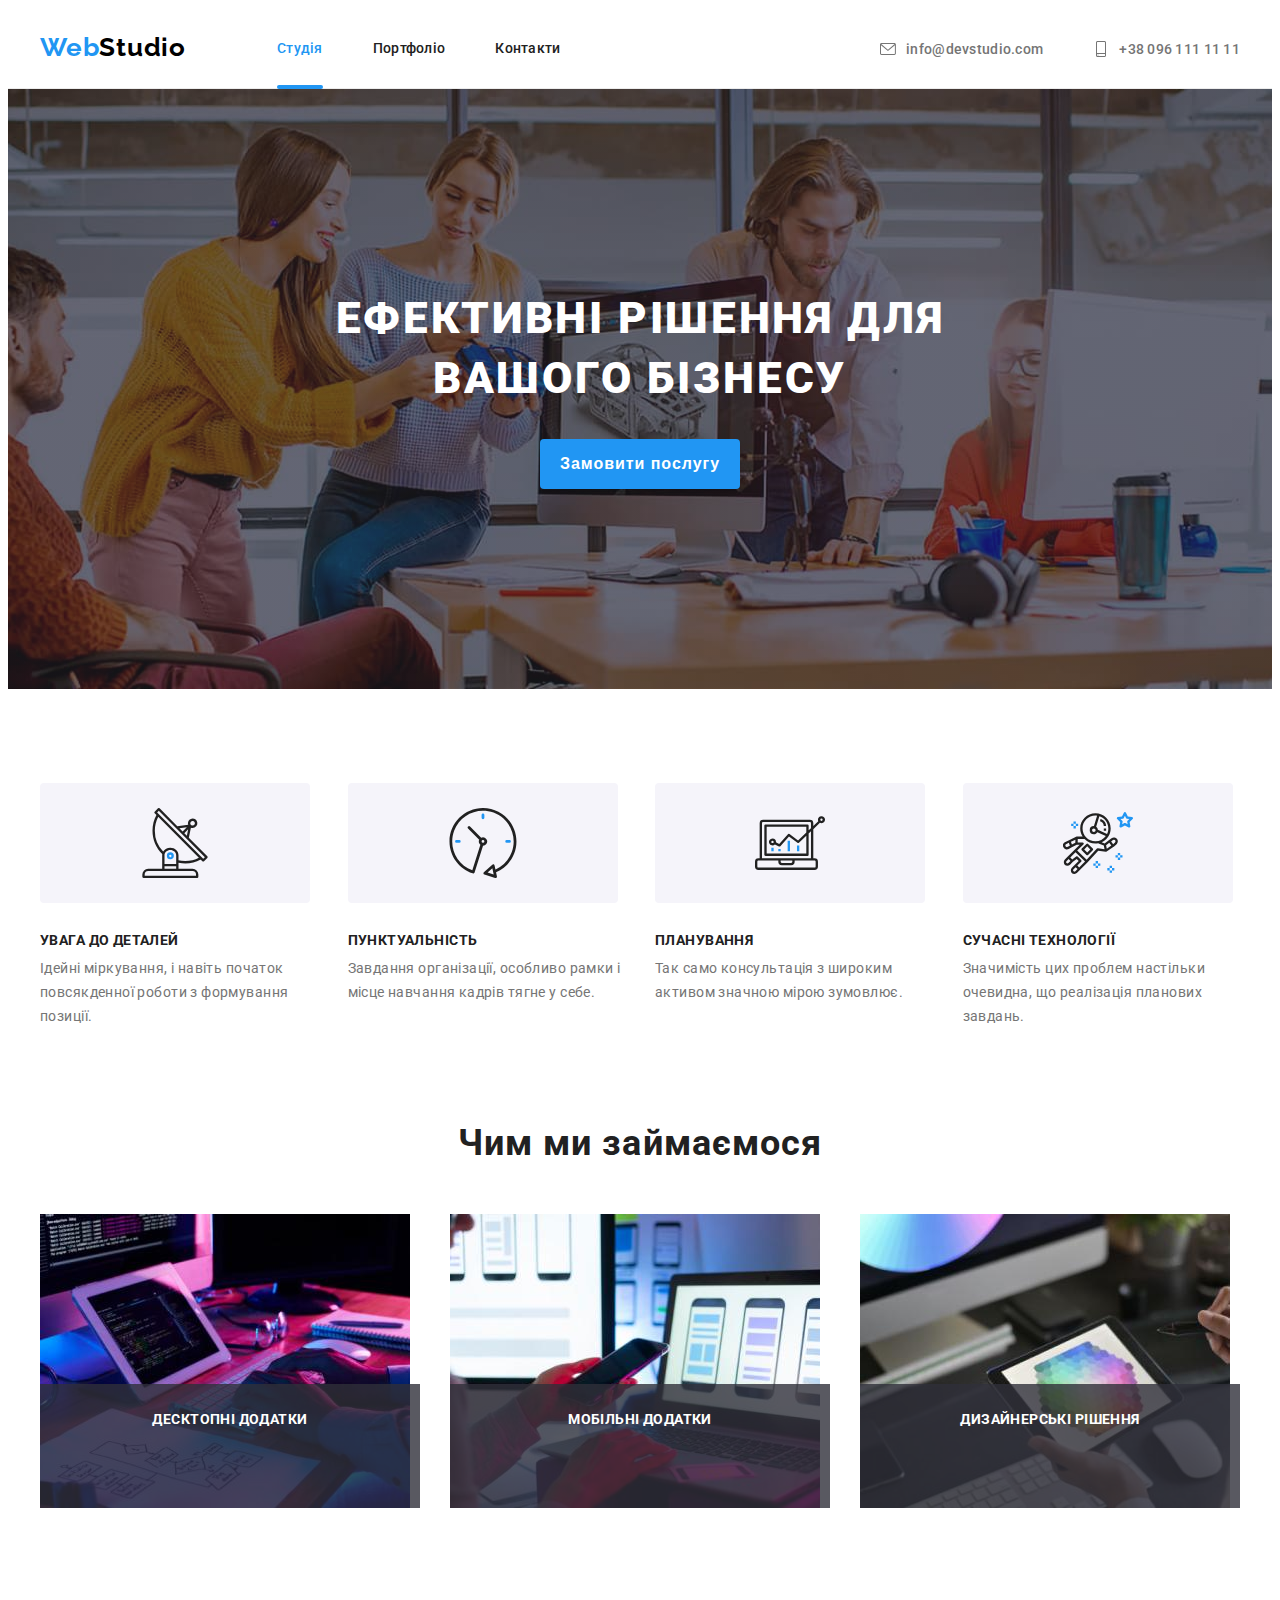
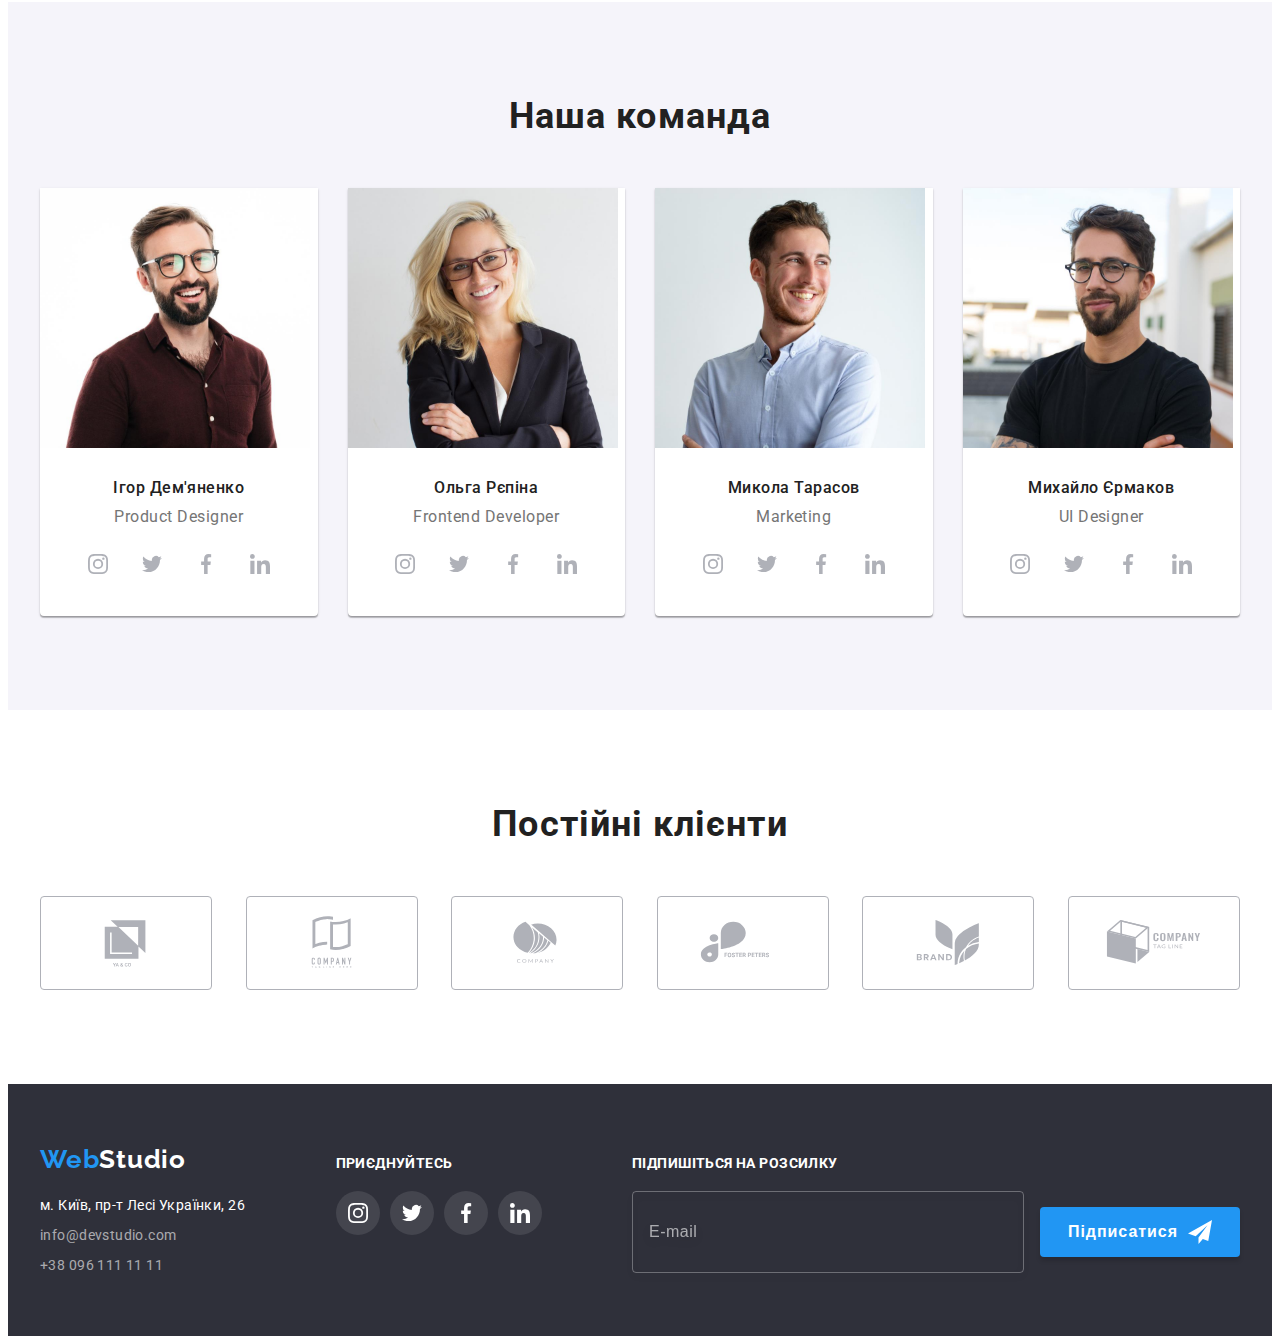
<file: index.html>
<!DOCTYPE html>
<html lang="uk">
  <head>
    <meta charset="UTF-8" />
    <meta http-equiv="X-UA-Compatible" content="IE=edge" />
    <meta name="viewport" content="width=device-width, initial-scale=1.0" />
    <title>Студія</title>
    <link rel="preconnect" href="https://fonts.googleapis.com" />
    <link rel="preconnect" href="https://fonts.gstatic.com" crossorigin />
    <link
      href="https://fonts.googleapis.com/css2?family=Raleway:wght@700&family=Roboto:wght@400;500;700;900&display=swap"
      rel="stylesheet"
    />
    <link
      rel="stylesheet"
      href="https://cdnjs.cloudflare.com/ajax/libs/modern-normalize/1.1.0/modern-normalize.min.css"
      integrity="sha512-wpPYUAdjBVSE4KJnH1VR1HeZfpl1ub8YT/NKx4PuQ5NmX2tKuGu6U/JRp5y+Y8XG2tV+wKQpNHVUX03MfMFn9Q=="
      crossorigin="anonymous"
      referrerpolicy="no-referrer"
    />
    <link rel="stylesheet" href="./css/main.min.css" />
  </head>
  <body>
    <!-- Header-->
    <header class="header">
      <div class="container header__container">
        <nav class="navigation">
          <!--Logo-->
          <a href="./index.html" class="links logo navigation__logo"
            ><span class="logo__accent">Web</span>Studio</a
          >
          <!--Browser-->
          <ul class="list navigation__menu menu">
            <li class="menu__item">
              <a
                href="./index.html"
                class="links links--selected menu__link menu__link--current"
                >Студія</a
              >
            </li>
            <li class="menu__item">
              <a
                href="./portfolio.html"
                class="links links--selected menu__link"
                >Портфоліо</a
              >
            </li>
            <li class="menu__item">
              <a href="#" class="links links--selected menu__link">Контакти</a>
            </li>
          </ul>
        </nav>
        <!--Contact links-->
        <ul class="list navigation__contacts contacts">
          <li class="contacts__item">
            <a
              href="mailto:info@devstudio.com"
              class="links links--selected contacts__link"
            >
              <svg class="contacts__icon">
                <use href="./images/icons.svg#icon-email"></use>
              </svg>
              info@devstudio.com</a
            >
          </li>
          <li class="contacts__item">
            <a
              href="tel:++380961111111"
              class="links links--selected contacts__link"
            >
              <svg class="contacts__icon">
                <use href="./images/icons.svg#icon-phone"></use>
              </svg>
              +38 096 111 11 11</a
            >
          </li>
        </ul>
      </div>
    </header>
    <!-- Main content-->
    <main class="main">
      <!--Hero section-->
      <section class="hero">
        <div class="hero__container">
          <h1 class="hero__header">Ефективні рішення для вашого бізнесу</h1>
          <button type="button" class="submit-btn hero__btn" data-modal-open>
            Замовити послугу
          </button>
        </div>
      </section>
      <!--Priorities-->
      <section class="section priorities">
        <div class="container">
          <h2 class="section-header visually-hidden">Пріорітети компанії</h2>
          <ul class="list priorities__list">
            <li class="priorities__item">
              <div class="priorities__wrapper">
                <svg class="priorities__icon">
                  <use href="./images/icons.svg#icon-prior-1"></use>
                </svg>
              </div>
              <h3 class="priorities__title">Увага до деталей</h3>
              <p class="priorities__description">
                Ідейні міркування, і навіть початок повсякденної роботи з
                формування позиції.
              </p>
            </li>
            <li class="priorities__item">
              <div class="priorities__wrapper">
                <svg class="priorities__icon">
                  <use href="./images/icons.svg#icon-prior-2"></use>
                </svg>
              </div>
              <h3 class="priorities__title">Пунктуальність</h3>
              <p class="priorities__description">
                Завдання організації, особливо рамки і місце навчання кадрів
                тягне у себе.
              </p>
            </li>
            <li class="priorities__item">
              <div class="priorities__wrapper">
                <svg class="priorities__icon">
                  <use href="./images/icons.svg#icon-prior-3"></use>
                </svg>
              </div>
              <h3 class="priorities__title">Планування</h3>
              <p class="priorities__description">
                Так само консультація з широким активом значною мірою зумовлює.
              </p>
            </li>
            <li class="priorities__item">
              <div class="priorities__wrapper">
                <svg class="priorities__icon">
                  <use href="./images/icons.svg#icon-prior-4"></use>
                </svg>
              </div>
              <h3 class="priorities__title">Сучасні технології</h3>
              <p class="priorities__description">
                Значимість цих проблем настільки очевидна, що реалізація
                планових завдань.
              </p>
            </li>
          </ul>
        </div>
      </section>
      <!--Projects-->
      <section class="section projects">
        <div class="container">
          <h2 class="section__header">Чим ми займаємося</h2>
          <ul class="list projects__list">
            <li class="projects__item">
              <img
                src="./images/box-1.jpg"
                alt="Людина пише програмний код"
                width="370"
                class="display-image"
              />
              <p class="projects__title">Десктопні додатки</p>
            </li>
            <li class="projects__item">
              <img
                src="./images/box-2.jpg"
                alt="Людина розробляє мобільний додаток"
                width="370"
                class="display-image"
              />
              <p class="projects__title">Мобільні додатки</p>
            </li>
            <li class="projects__item">
              <img
                src="./images/box-3.jpg"
                alt="Людина обирає колір для дизайну"
                width="370"
                class="display-image"
              />
              <p class="projects__title">Дизайнерські рішення</p>
            </li>
          </ul>
        </div>
      </section>
      <!--Staff-->
      <section class="section staff">
        <div class="container">
          <h2 class="section__header">Наша команда</h2>
          <ul class="list staff__list">
            <li class="staff__item">
              <img
                src="./images/igor-demyanenko.jpg"
                alt="Фото Ігоря Дем'яненка"
                width="270"
                class="display-image"
              />
              <div class="staff__meta">
                <h3 class="staff__name">Ігор Дем'яненко</h3>
                <p class="staff__position">Product Designer</p>
                <ul class="list socialmedia socialmedia--centered">
                  <li class="socialmedia__item">
                    <a
                      href="#"
                      aria-label="Посилання на Інстаграм"
                      class="socialmedia__link socialmedia__link--light"
                    >
                      <svg class="socialmedia__icon socialmedia__icon--light">
                        <use href="./images/icons.svg#icon-instagram"></use>
                      </svg>
                    </a>
                  </li>
                  <li class="socialmedia__item">
                    <a
                      href="#"
                      aria-label="Посилання на Твіттер"
                      class="socialmedia__link socialmedia__link--light"
                    >
                      <svg class="socialmedia__icon socialmedia__icon--light">
                        <use href="./images/icons.svg#icon-twitter"></use>
                      </svg>
                    </a>
                  </li>
                  <li class="socialmedia__item">
                    <a
                      href="#"
                      aria-label="Посилання на Фейсбук"
                      class="socialmedia__link socialmedia__link--light"
                    >
                      <svg class="socialmedia__icon socialmedia__icon--light">
                        <use href="./images/icons.svg#icon-facebook"></use>
                      </svg>
                    </a>
                  </li>
                  <li class="socialmedia__item">
                    <a
                      href="#"
                      aria-label="Посилання на Лінкдін"
                      class="socialmedia__link socialmedia__link--light"
                    >
                      <svg class="socialmedia__icon socialmedia__icon--light">
                        <use href="./images/icons.svg#icon-linkedin"></use>
                      </svg>
                    </a>
                  </li>
                </ul>
              </div>
            </li>
            <li class="staff__item">
              <img
                src="./images/olga-repina.jpg"
                alt="Фото Ольги Рєпіної"
                width="270"
                class="display-image"
              />
              <div class="staff__meta">
                <h3 class="staff__name">Ольга Рєпіна</h3>
                <p class="staff__position">Frontend Developer</p>
                <ul class="list socialmedia socialmedia--centered">
                  <li class="socialmedia__item">
                    <a
                      href="#"
                      aria-label="Посилання на Інстаграм"
                      class="socialmedia__link socialmedia__link--light"
                    >
                      <svg class="socialmedia__icon socialmedia__icon--light">
                        <use href="./images/icons.svg#icon-instagram"></use>
                      </svg>
                    </a>
                  </li>
                  <li class="socialmedia__item">
                    <a
                      href="#"
                      aria-label="Посилання на Твіттер"
                      class="socialmedia__link socialmedia__link--light"
                    >
                      <svg class="socialmedia__icon socialmedia__icon--light">
                        <use href="./images/icons.svg#icon-twitter"></use>
                      </svg>
                    </a>
                  </li>
                  <li class="socialmedia__item">
                    <a
                      href="#"
                      aria-label="Посилання на Фейсбук"
                      class="socialmedia__link socialmedia__link--light"
                    >
                      <svg class="socialmedia__icon socialmedia__icon--light">
                        <use href="./images/icons.svg#icon-facebook"></use>
                      </svg>
                    </a>
                  </li>
                  <li class="socialmedia__item">
                    <a
                      href="#"
                      aria-label="Посилання на Лінкдін"
                      class="socialmedia__link socialmedia__link--light"
                    >
                      <svg class="socialmedia__icon socialmedia__icon--light">
                        <use href="./images/icons.svg#icon-linkedin"></use>
                      </svg>
                    </a>
                  </li>
                </ul>
              </div>
            </li>
            <li class="staff__item">
              <img
                src="./images/mykola-tarasov.jpg"
                alt="Фото Миколи Тарасова"
                width="270"
                class="display-image"
              />
              <div class="staff__meta">
                <h3 class="staff__name">Микола Тарасов</h3>
                <p class="staff__position">Marketing</p>
                <ul class="list socialmedia socialmedia--centered">
                  <li class="socialmedia__item">
                    <a
                      href="#"
                      aria-label="Посилання на Інстаграм"
                      class="socialmedia__link socialmedia__link--light"
                    >
                      <svg class="socialmedia__icon socialmedia__icon--light">
                        <use href="./images/icons.svg#icon-instagram"></use>
                      </svg>
                    </a>
                  </li>
                  <li class="socialmedia__item">
                    <a
                      href="#"
                      aria-label="Посилання на Твіттер"
                      class="socialmedia__link socialmedia__link--light"
                    >
                      <svg class="socialmedia__icon socialmedia__icon--light">
                        <use href="./images/icons.svg#icon-twitter"></use>
                      </svg>
                    </a>
                  </li>
                  <li class="socialmedia__item">
                    <a
                      href="#"
                      aria-label="Посилання на Фейсбук"
                      class="socialmedia__link socialmedia__link--light"
                    >
                      <svg class="socialmedia__icon socialmedia__icon--light">
                        <use href="./images/icons.svg#icon-facebook"></use>
                      </svg>
                    </a>
                  </li>
                  <li class="socialmedia__item">
                    <a
                      href="#"
                      aria-label="Посилання на Лінкдін"
                      class="socialmedia__link socialmedia__link--light"
                    >
                      <svg class="socialmedia__icon socialmedia__icon--light">
                        <use href="./images/icons.svg#icon-linkedin"></use>
                      </svg>
                    </a>
                  </li>
                </ul>
              </div>
            </li>
            <li class="staff__item">
              <img
                src="./images/myhailo-yermakov.jpg"
                alt="Фото Михайла Єрмакова"
                width="270"
                class="display-image"
              />
              <div class="staff__meta">
                <h3 class="staff__name">Михайло Єрмаков</h3>
                <p class="staff__position">UI Designer</p>
                <ul class="list socialmedia socialmedia--centered">
                  <li class="socialmedia__item">
                    <a
                      href="#"
                      aria-label="Посилання на Інстаграм"
                      class="socialmedia__link socialmedia__link--light"
                    >
                      <svg class="socialmedia__icon socialmedia__icon--light">
                        <use href="./images/icons.svg#icon-instagram"></use>
                      </svg>
                    </a>
                  </li>
                  <li class="socialmedia__item">
                    <a
                      href="#"
                      aria-label="Посилання на Твіттер"
                      class="socialmedia__link socialmedia__link--light"
                    >
                      <svg class="socialmedia__icon socialmedia__icon--light">
                        <use href="./images/icons.svg#icon-twitter"></use>
                      </svg>
                    </a>
                  </li>
                  <li class="socialmedia__item">
                    <a
                      href="#"
                      aria-label="Посилання на Фейсбук"
                      class="socialmedia__link socialmedia__link--light"
                    >
                      <svg class="socialmedia__icon socialmedia__icon--light">
                        <use href="./images/icons.svg#icon-facebook"></use>
                      </svg>
                    </a>
                  </li>
                  <li class="socialmedia__item">
                    <a
                      href="#"
                      aria-label="Посилання на Лінкдін"
                      class="socialmedia__link socialmedia__link--light"
                    >
                      <svg class="socialmedia__icon socialmedia__icon--light">
                        <use href="./images/icons.svg#icon-linkedin"></use>
                      </svg>
                    </a>
                  </li>
                </ul>
              </div>
            </li>
          </ul>
        </div>
      </section>
      <!-- Clients -->
      <section class="section clients">
        <div class="container">
          <h2 class="section__header">Постійні клієнти</h2>
          <ul class="list clients__list">
            <li class="clients__item">
              <a
                href="#"
                class="links links--selected clients__link"
                aria-label="Партнер номер 1"
              >
                <svg class="clients__icon">
                  <use href="./images/icons.svg#icon-comp-1"></use>
                </svg>
              </a>
            </li>
            <li class="clients__item">
              <a
                href="#"
                class="links links--selected clients__link"
                aria-label="Партнер номер 2"
              >
                <svg class="clients__icon">
                  <use href="./images/icons.svg#icon-comp-2"></use>
                </svg>
              </a>
            </li>
            <li class="clients__item">
              <a
                href="#"
                class="links links--selected clients__link"
                aria-label="Партнер номер 3"
              >
                <svg class="clients__icon">
                  <use href="./images/icons.svg#icon-comp-3"></use>
                </svg>
              </a>
            </li>
            <li class="clients__item">
              <a
                href="#"
                class="links links--selected clients__link"
                aria-label="Партнер номер 4"
              >
                <svg class="clients__icon">
                  <use href="./images/icons.svg#icon-comp-4"></use>
                </svg>
              </a>
            </li>
            <li class="clients__item">
              <a
                href="#"
                class="links links--selected clients__link"
                aria-label="Партнер номер 5"
              >
                <svg class="clients__icon">
                  <use href="./images/icons.svg#icon-comp-5"></use>
                </svg>
              </a>
            </li>
            <li>
              <a
                href="#"
                class="links links--selected clients__link"
                aria-label="Партнер номер 6"
              >
                <svg class="clients__icon">
                  <use href="./images/icons.svg#icon-comp-6"></use>
                </svg>
              </a>
            </li>
          </ul>
        </div>
      </section>
    </main>
    <!--Footer-->
    <footer class="footer">
      <div class="container footer__container">
        <div class="footer__address">
          <!--Logo-->
          <a href="./index.html" class="links logo footer__logo"
            ><span class="logo__accent">Web</span>Studio</a
          >
          <!--Address-->
          <address class="address">
            <ul class="list address__list">
              <li class="address__item">
                <a
                  href="https://goo.gl/maps/vt1rgCMrE2ZLCeFa9"
                  target="_blank"
                  rel="noopener noreferrer nofollow"
                  class="links links--selected address__link--accent"
                  >м. Київ, пр-т Лесі Українки, 26</a
                >
              </li>
              <li class="address__item">
                <a
                  href="mailto:info@devstudio.com"
                  class="links links--selected address__link"
                  >info@devstudio.com</a
                >
              </li>
              <li class="address__item">
                <a
                  href="tel:++380961111111"
                  class="links links--selected address__link"
                  >+38 096 111 11 11</a
                >
              </li>
            </ul>
          </address>
        </div>
        <!-- Social media -->
        <div class="footer__socialmedia">
          <p class="footer__offer">Приєднуйтесь</p>
          <ul class="list socialmedia">
            <li class="socialmedia__item">
              <a
                href="#"
                aria-label="Посилання на Інстаграм"
                class="socialmedia__link socialmedia__link--dark"
              >
                <svg class="socialmedia__icon socialmedia__icon--dark">
                  <use href="./images/icons.svg#icon-instagram"></use>
                </svg>
              </a>
            </li>
            <li class="socialmedia__item">
              <a
                href="#"
                aria-label="Посилання на Твіттер"
                class="socialmedia__link socialmedia__link--dark"
              >
                <svg class="socialmedia__icon socialmedia__icon--dark">
                  <use href="./images/icons.svg#icon-twitter"></use>
                </svg>
              </a>
            </li>
            <li class="socialmedia__item">
              <a
                href="#"
                aria-label="Посилання на Фейсбук"
                class="socialmedia__link socialmedia__link--dark"
              >
                <svg class="socialmedia__icon socialmedia__icon--dark">
                  <use href="./images/icons.svg#icon-facebook"></use>
                </svg>
              </a>
            </li>
            <li class="socialmedia__item">
              <a
                href="#"
                aria-label="Посилання на Лінкдін"
                class="socialmedia__link socialmedia__link--dark"
              >
                <svg class="socialmedia__icon socialmedia__icon--dark">
                  <use href="./images/icons.svg#icon-linkedin"></use>
                </svg>
              </a>
            </li>
          </ul>
        </div>
        <!-- Subscription form -->
        <div class="footer__subscription">
          <p class="footer__offer">Підпишіться на розсилку</p>
          <form action="javascript:void(0);" class="subscription">
            <label for="subsctiption">
              <input
                type="email"
                id="subsctiption"
                name="subsctiption"
                placeholder="E-mail"
                required
                class="subsctiption__input"
              />
            </label>
            <button type="submit" class="submit-btn footer__submit-btn">
              Підписатися<svg class="submit-btn__icon">
                <use href="./images/icons.svg#icon-send"></use>
              </svg>
            </button>
          </form>
        </div>
      </div>
    </footer>
    <!-- Modal form -->
    <div class="modal-overlay is-hidden" data-modal>
      <div class="modal-window">
        <button data-modal-close class="close-btn">
          <svg class="close-btn__icon">
            <use href="./images/icons.svg#icon-modal-close-btn"></use>
          </svg>
        </button>
        <div class="modal-window__wrapper">
          <form action="javascript:void(0);" class="call-form">
            <p class="call-form__offer">
              Залиште свої дані, ми вам передзвонимо
            </p>
            <label for="username" class="call-form__label">Ім'я</label>
            <div class="call-form__wrapper">
              <input
                type="text"
                id="username"
                name="username"
                class="call-form__input"
                autocomplete="off"
                required
              />
              <svg class="call-form__icon">
                <use href="./images/icons.svg#icon-modal-user"></use>
              </svg>
            </div>
            <label for="phone" class="call-form__label">Телефон</label>
            <div class="call-form__wrapper">
              <input
                type="tel"
                id="phone"
                name="phone"
                class="call-form__input"
                autocomplete="off"
                required
              />
              <svg class="call-form__icon">
                <use href="./images/icons.svg#icon-modal-phone"></use>
              </svg>
            </div>
            <label for="email" class="call-form__label">Пошта</label>
            <div class="call-form__wrapper">
              <input
                type="email"
                id="email"
                name="email"
                class="call-form__input"
                autocomplete="off"
                required
              />
              <svg class="call-form__icon">
                <use href="./images/icons.svg#icon-modal-mail"></use>
              </svg>
            </div>
            <label for="comment" class="call-form__label">Коментар</label>
            <textarea
              name="comment"
              id="comment"
              rows="7"
              placeholder="Введіть текст"
              class="call-form__textarea"
            ></textarea>
            <div class="checkbox">
              <label for="accept" class="checkbox__label">
                <input
                  type="checkbox"
                  name="accept"
                  id="accept"
                  value="accept"
                  required
                  class="visually-hidden checkbox__input"
                />
                <svg class="checkbox__icon">
                  <use href="./images/icons.svg#icon-modal-check"></use></svg
                >Погоджуюся з розсилкою та приймаю
                <a href="#" class="links links--selected checkbox__link">
                  Умови договору</a
                ></label
              >
            </div>
            <button class="submit-btn call-form__btn">Відправити</button>
          </form>
        </div>
      </div>
    </div>
    <script src="./js/modal.js"></script>
  </body>
</html>
</file>
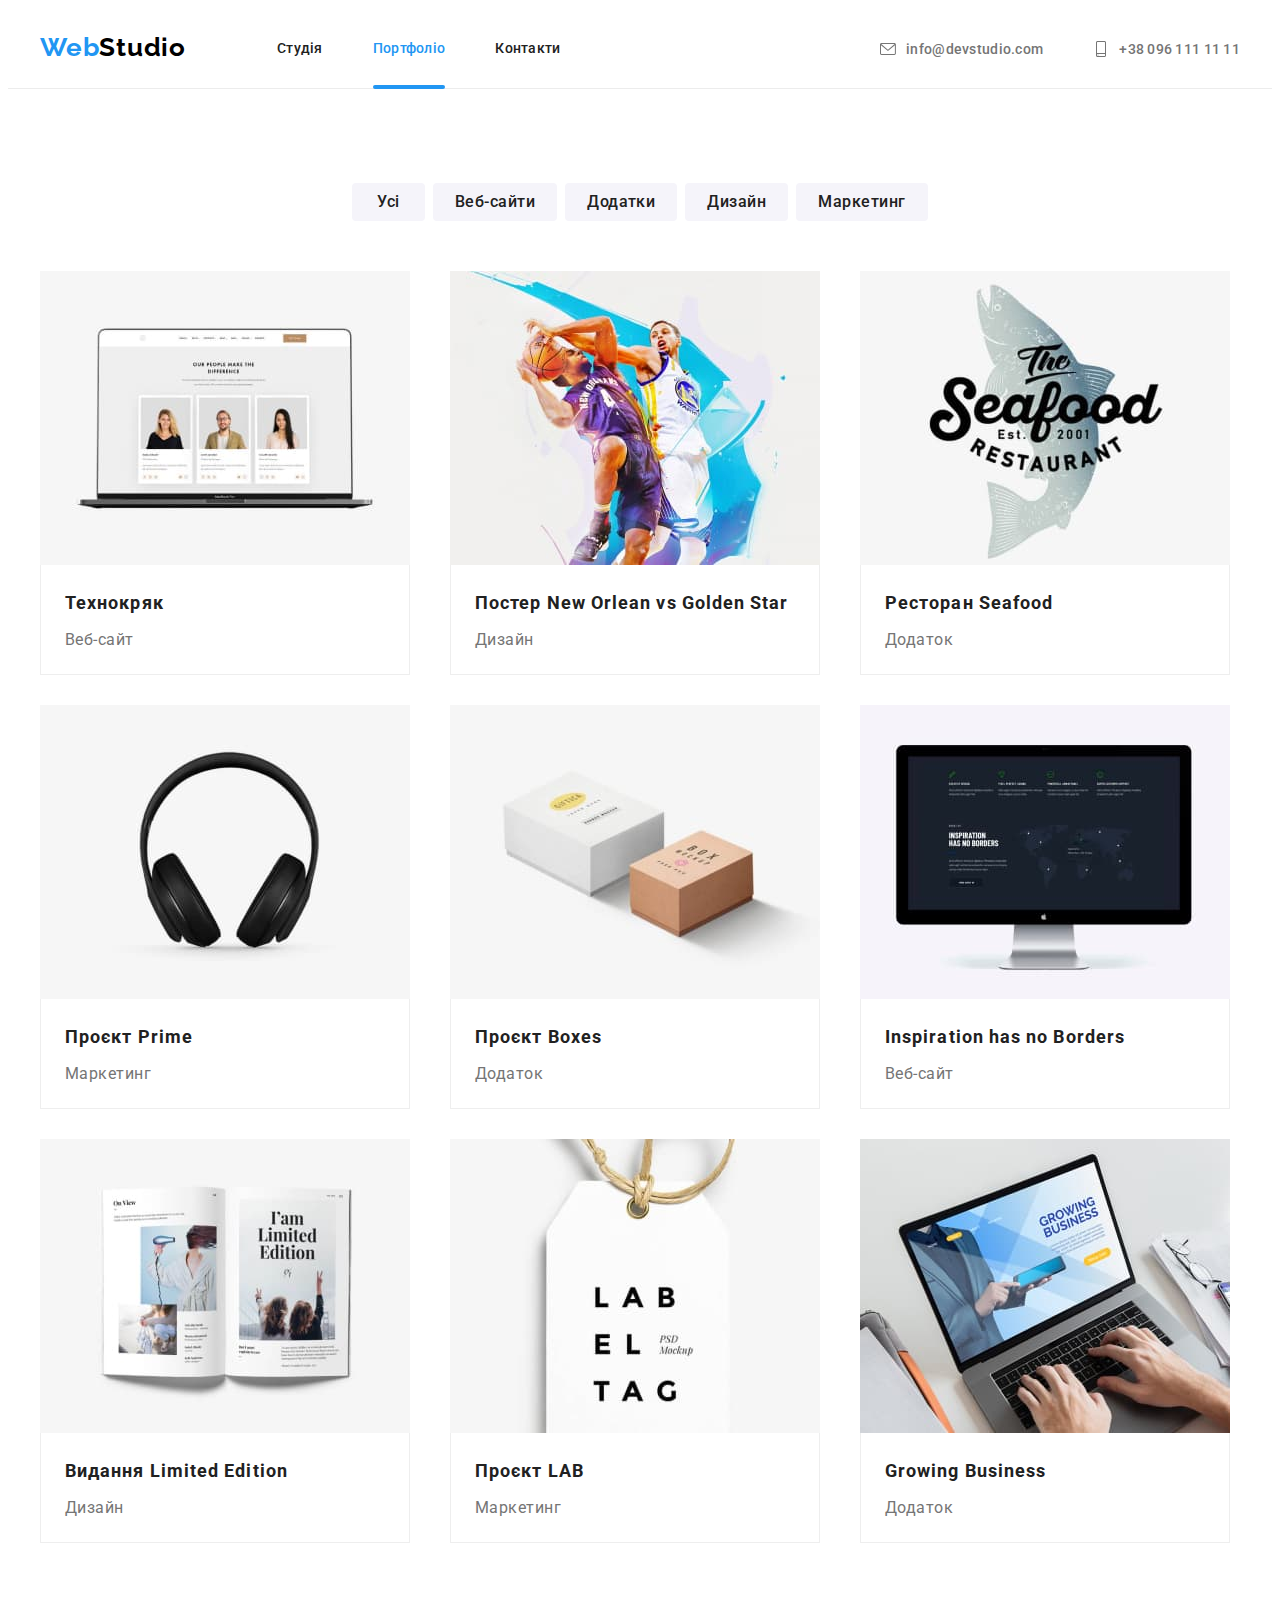
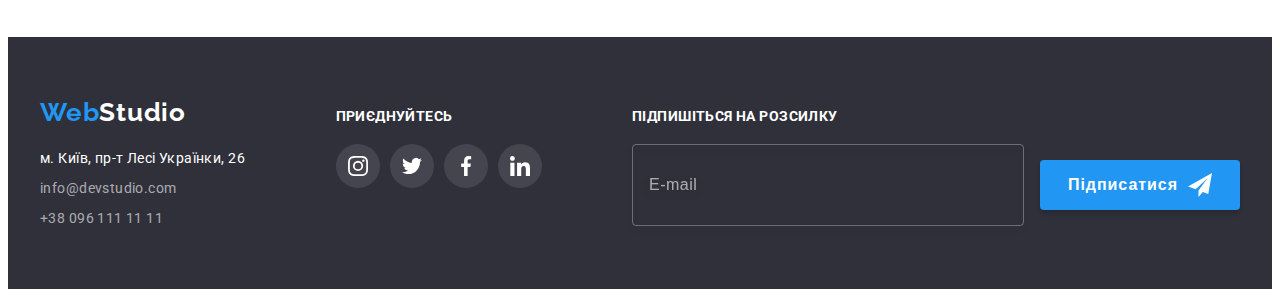
<file: portfolio.html>
<!DOCTYPE html>
<html lang="uk">
  <head>
    <meta charset="UTF-8" />
    <meta http-equiv="X-UA-Compatible" content="IE=edge" />
    <meta name="viewport" content="width=device-width, initial-scale=1.0" />
    <title>Портфоліо</title>
    <link rel="preconnect" href="https://fonts.googleapis.com" />
    <link rel="preconnect" href="https://fonts.gstatic.com" crossorigin />
    <link
      href="https://fonts.googleapis.com/css2?family=Raleway:wght@700&family=Roboto:wght@400;500;700;900&display=swap"
      rel="stylesheet"
    />
    <link
      rel="stylesheet"
      href="https://cdnjs.cloudflare.com/ajax/libs/modern-normalize/1.1.0/modern-normalize.min.css"
      integrity="sha512-wpPYUAdjBVSE4KJnH1VR1HeZfpl1ub8YT/NKx4PuQ5NmX2tKuGu6U/JRp5y+Y8XG2tV+wKQpNHVUX03MfMFn9Q=="
      crossorigin="anonymous"
      referrerpolicy="no-referrer"
    />
    <link rel="stylesheet" href="./css/main.min.css" />
  </head>
  <body>
    <!-- Header-->
    <header class="header">
      <div class="container header__container">
        <nav class="navigation">
          <!--Logo-->
          <a href="./index.html" class="links logo navigation__logo"
            ><span class="logo__accent">Web</span>Studio</a
          >
          <!--Browser-->
          <ul class="list navigation__menu menu">
            <li class="menu__item">
              <a href="./index.html" class="links links--selected menu__link"
                >Студія</a
              >
            </li>
            <li class="menu__item">
              <a
                href="./portfolio.html"
                class="links links--selected menu__link menu__link--current"
                >Портфоліо</a
              >
            </li>
            <li class="menu__item">
              <a href="#" class="links links--selected menu__link">Контакти</a>
            </li>
          </ul>
        </nav>
        <!--Contact links-->
        <ul class="list navigation__contacts contacts">
          <li class="contacts__item">
            <a
              href="mailto:info@devstudio.com"
              class="links links--selected contacts__link"
            >
              <svg class="contacts__icon">
                <use href="./images/icons.svg#icon-email"></use>
              </svg>
              info@devstudio.com</a
            >
          </li>
          <li class="contacts__item">
            <a
              href="tel:++380961111111"
              class="links links--selected contacts__link"
            >
              <svg class="contacts__icon">
                <use href="./images/icons.svg#icon-phone"></use>
              </svg>
              +38 096 111 11 11</a
            >
          </li>
        </ul>
      </div>
    </header>
    <!-- Main content-->
    <main class="main-content">
      <!--Content section-->
      <section class="section">
        <div class="container">
          <h1 class="visually-hidden">Наші проєкти</h1>
          <!-- Content filter -->
          <ul class="list filter">
            <li class="filter__item">
              <button type="button" class="btn filter__btn filter__btn--first">
                Усі
              </button>
            </li>
            <li class="filter__item">
              <button type="button" class="btn filter__btn">Веб-сайти</button>
            </li>
            <li class="filter__item">
              <button type="button" class="btn filter__btn">Додатки</button>
            </li>
            <li class="filter__item">
              <button type="button" class="btn filter__btn">Дизайн</button>
            </li>
            <li class="filter__item">
              <button type="button" class="btn filter__btn">Маркетинг</button>
            </li>
          </ul>
          <!-- Projects display -->
          <ul class="list gallery">
            <!-- Технокряк -->
            <li class="gallery__item">
              <a href="#" class="links gallery__link">
                <div class="gallery__overlay">
                  <img
                    src="./images/technokryak.jpg"
                    alt="Ноутбук з відкритою сторінкою сайту"
                    width="370"
                    height="294"
                    class="display-image"
                  />
                  <p class="gallery__description">
                    Ресурс пропонує комплексні пропозиції з різним рівнем
                    функціоналу та сервісів. Все це дозволить відвідувачу
                    отримати вичерпні відомості про компанію чи приватну особу.
                  </p>
                </div>
                <div class="gallery__meta-wrapper">
                  <h2 class="gallery__title">Технокряк</h2>
                  <p class="gallery__category">Веб-сайт</p>
                </div>
              </a>
            </li>
            <!-- Постер New Orlean vs Golden Star -->
            <li class="gallery__item">
              <a href="#" class="links gallery__link">
                <div class="gallery__overlay">
                  <img
                    src="./images/new-orlean-vs-golden-star.jpg"
                    alt="Постер із зображенням двох баскетболістів"
                    width="370"
                    height="294"
                    class="display-image"
                  />
                  <p class="gallery__description">
                    Ресурс пропонує комплексні пропозиції з різним рівнем
                    функціоналу та сервісів. Все це дозволить відвідувачу
                    отримати вичерпні відомості про компанію чи приватну особу.
                  </p>
                </div>
                <div class="gallery__meta-wrapper">
                  <h2 class="gallery__title">
                    Постер New Orlean vs Golden Star
                  </h2>
                  <p class="gallery__category">Дизайн</p>
                </div>
              </a>
            </li>
            <!-- Ресторан Seafood -->
            <li class="gallery__item">
              <a href="#" class="links gallery__link">
                <div class="gallery__overlay">
                  <img
                    src="./images/seafood-resto.jpg"
                    alt="Логотип ресторану морепродуктів"
                    width="370"
                    height="294"
                    class="display-image"
                  />
                  <p class="gallery__description">
                    Ресурс пропонує комплексні пропозиції з різним рівнем
                    функціоналу та сервісів. Все це дозволить відвідувачу
                    отримати вичерпні відомості про компанію чи приватну особу.
                  </p>
                </div>
                <div class="gallery__meta-wrapper">
                  <h2 class="gallery__title">Ресторан Seafood</h2>
                  <p class="gallery__category">Додаток</p>
                </div>
              </a>
            </li>
            <!-- Проєкт Prime -->
            <li class="gallery__item">
              <a href="#" class="links gallery__link">
                <div class="gallery__overlay">
                  <img
                    src="./images/prime-project.jpg"
                    alt="Ілюстраційне фото навушників"
                    width="370"
                    height="294"
                    class="display-image"
                  />
                  <p class="gallery__description">
                    Ресурс пропонує комплексні пропозиції з різним рівнем
                    функціоналу та сервісів. Все це дозволить відвідувачу
                    отримати вичерпні відомості про компанію чи приватну особу.
                  </p>
                </div>
                <div class="gallery__meta-wrapper">
                  <h2 class="gallery__title">Проєкт Prime</h2>
                  <p class="gallery__category">Маркетинг</p>
                </div>
              </a>
            </li>
            <!-- Проєкт Boxes -->
            <li class="gallery__item">
              <a href="#" class="links gallery__link">
                <div class="gallery__overlay">
                  <img
                    src="./images/boxes-projects.jpg"
                    alt="Коробки із рекламним маркуванням"
                    width="370"
                    height="294"
                    class="display-image"
                  />
                  <p class="gallery__description">
                    Ресурс пропонує комплексні пропозиції з різним рівнем
                    функціоналу та сервісів. Все це дозволить відвідувачу
                    отримати вичерпні відомості про компанію чи приватну особу.
                  </p>
                </div>
                <div class="gallery__meta-wrapper">
                  <h2 class="gallery__title">Проєкт Boxes</h2>
                  <p class="gallery__category">Додаток</p>
                </div>
              </a>
            </li>
            <!-- Inspiration has no Borders -->
            <li class="gallery__item">
              <a href="#" class="links gallery__link">
                <div class="gallery__overlay">
                  <img
                    src="./images/inspiration-has-no-borders.jpg"
                    alt="Монітор із відкритою сторінкою сайту"
                    width="370"
                    height="294"
                    class="display-image"
                  />
                  <p class="gallery__description">
                    Ресурс пропонує комплексні пропозиції з різним рівнем
                    функціоналу та сервісів. Все це дозволить відвідувачу
                    отримати вичерпні відомості про компанію чи приватну особу.
                  </p>
                </div>
                <div class="gallery__meta-wrapper">
                  <h2 class="gallery__title">Inspiration has no Borders</h2>
                  <p class="gallery__category">Веб-сайт</p>
                </div>
              </a>
            </li>
            <!-- Видання Limited Edition -->
            <li class="gallery__item">
              <a href="#" class="links gallery__link">
                <div class="gallery__overlay">
                  <img
                    src="./images/limited-edition-journal.jpg"
                    alt="Розгорнутий журнал"
                    width="370"
                    height="294"
                    class="display-image"
                  />
                  <p class="gallery__description">
                    Ресурс пропонує комплексні пропозиції з різним рівнем
                    функціоналу та сервісів. Все це дозволить відвідувачу
                    отримати вичерпні відомості про компанію чи приватну особу.
                  </p>
                </div>
                <div class="gallery__meta-wrapper">
                  <h2 class="gallery__title">Видання Limited Edition</h2>
                  <p class="gallery__category">Дизайн</p>
                </div>
              </a>
            </li>
            <!-- Проєкт LAB -->
            <li class="gallery__item">
              <a href="#" class="links gallery__link">
                <div class="gallery__overlay">
                  <img
                    src="./images/lab-project.jpg"
                    alt="Бірка із дизайном бренду"
                    width="370"
                    height="294"
                    class="display-image"
                  />
                  <p class="gallery__description">
                    Ресурс пропонує комплексні пропозиції з різним рівнем
                    функціоналу та сервісів. Все це дозволить відвідувачу
                    отримати вичерпні відомості про компанію чи приватну особу.
                  </p>
                </div>
                <div class="gallery__meta-wrapper">
                  <h2 class="gallery__title">Проєкт LAB</h2>
                  <p class="gallery__category">Маркетинг</p>
                </div>
              </a>
            </li>
            <!-- Growing Business -->
            <li class="gallery__item">
              <a href="#" class="links gallery__link">
                <div class="gallery__overlay">
                  <img
                    src="./images/growing-business-app.jpg"
                    alt="Людина працює за ноутбуком"
                    width="370"
                    height="294"
                    class="display-image"
                  />
                  <p class="gallery__description">
                    Ресурс пропонує комплексні пропозиції з різним рівнем
                    функціоналу та сервісів. Все це дозволить відвідувачу
                    отримати вичерпні відомості про компанію чи приватну особу.
                  </p>
                </div>
                <div class="gallery__meta-wrapper">
                  <h2 class="gallery__title">Growing Business</h2>
                  <p class="gallery__category">Додаток</p>
                </div>
              </a>
            </li>
          </ul>
        </div>
      </section>
    </main>
    <!--Footer-->
    <footer class="footer">
      <div class="container footer__container">
        <div class="footer__address">
          <!--Logo-->
          <a href="./index.html" class="links logo footer__logo"
            ><span class="logo__accent">Web</span>Studio</a
          >
          <!--Address-->
          <address class="address">
            <ul class="list address__list">
              <li class="address__item">
                <a
                  href="https://goo.gl/maps/vt1rgCMrE2ZLCeFa9"
                  target="_blank"
                  rel="noopener noreferrer nofollow"
                  class="links links--selected address__link--accent"
                  >м. Київ, пр-т Лесі Українки, 26</a
                >
              </li>
              <li class="address__item">
                <a
                  href="mailto:info@devstudio.com"
                  class="links links--selected address__link"
                  >info@devstudio.com</a
                >
              </li>
              <li class="address__item">
                <a
                  href="tel:++380961111111"
                  class="links links--selected address__link"
                  >+38 096 111 11 11</a
                >
              </li>
            </ul>
          </address>
        </div>
        <!-- Social media -->
        <div class="footer__socialmedia">
          <p class="footer__offer">Приєднуйтесь</p>
          <ul class="list socialmedia">
            <li class="socialmedia__item">
              <a
                href="#"
                aria-label="Посилання на Інстаграм"
                class="socialmedia__link socialmedia__link--dark"
              >
                <svg class="socialmedia__icon socialmedia__icon--dark">
                  <use href="./images/icons.svg#icon-instagram"></use>
                </svg>
              </a>
            </li>
            <li class="socialmedia__item">
              <a
                href="#"
                aria-label="Посилання на Твіттер"
                class="socialmedia__link socialmedia__link--dark"
              >
                <svg class="socialmedia__icon socialmedia__icon--dark">
                  <use href="./images/icons.svg#icon-twitter"></use>
                </svg>
              </a>
            </li>
            <li class="socialmedia__item">
              <a
                href="#"
                aria-label="Посилання на Фейсбук"
                class="socialmedia__link socialmedia__link--dark"
              >
                <svg class="socialmedia__icon socialmedia__icon--dark">
                  <use href="./images/icons.svg#icon-facebook"></use>
                </svg>
              </a>
            </li>
            <li class="socialmedia__item">
              <a
                href="#"
                aria-label="Посилання на Лінкдін"
                class="socialmedia__link socialmedia__link--dark"
              >
                <svg class="socialmedia__icon socialmedia__icon--dark">
                  <use href="./images/icons.svg#icon-linkedin"></use>
                </svg>
              </a>
            </li>
          </ul>
        </div>
        <!-- Subscription form -->
        <div class="footer__subscription">
          <p class="footer__offer">Підпишіться на розсилку</p>
          <form action="javascript:void(0);" class="subscription">
            <label for="subsctiption">
              <input
                type="email"
                id="subsctiption"
                name="subsctiption"
                placeholder="E-mail"
                required
                class="subsctiption__input"
              />
            </label>
            <button type="submit" class="submit-btn footer__submit-btn">
              Підписатися<svg class="submit-btn__icon">
                <use href="./images/icons.svg#icon-send"></use>
              </svg>
            </button>
          </form>
        </div>
      </div>
    </footer>
  </body>
</html>
</file>
<file: css/main.min.css>
.filter,.close-btn,.clients__link,.socialmedia__link,.socialmedia--centered,.priorities__wrapper{display:-webkit-box;display:-ms-flexbox;display:flex;-webkit-box-pack:center;-ms-flex-pack:center;justify-content:center;-webkit-box-align:center;-ms-flex-align:center;align-items:center}body{font-family:"Roboto",sans-serif;color:#212121;line-height:1}h1,h2,h3,h4,h5,h6,p,ul{margin-top:0;margin-bottom:0}.visually-hidden{position:absolute;width:1px;height:1px;margin:-1px;border:0;padding:0;white-space:nowrap;-webkit-clip-path:inset(100%);clip-path:inset(100%);clip:rect(0 0 0 0);overflow:hidden}.container{width:1200px;margin:0 auto;padding:0 15px}.section{min-width:1200px;padding-top:94px;padding-bottom:94px}.section__header{margin-bottom:50px;font-weight:700;font-size:36px;line-height:1.16;text-align:center;letter-spacing:.03em}.list{list-style:none;padding-left:0}.btn{font-family:inherit;text-align:center;border-radius:4px;color:#212121;background-color:#f5f4fa;cursor:pointer;-webkit-transition:background-color 250ms cubic-bezier(0.4, 0, 0.2, 1);transition:background-color 250ms cubic-bezier(0.4, 0, 0.2, 1)}.btn:hover,.btn:focus{color:#fff;background-color:#2196f3}.links{color:inherit;text-decoration:none;-webkit-transition:color 250ms cubic-bezier(0.4, 0, 0.2, 1);transition:color 250ms cubic-bezier(0.4, 0, 0.2, 1)}.links--selected:hover,.links--selected:focus{color:#2196f3}.display-image{display:block}.logo{display:block;font-family:"Raleway";font-weight:700;font-size:26px;line-height:1.19;letter-spacing:.03em;color:#000}.logo__accent{color:#2196f3}.navigation__logo{padding-top:24px;padding-bottom:24px;margin-right:91px}.footer__logo{color:#fff;margin-bottom:20px}.header{min-width:1200px;border-bottom:1px solid #ececec}.header__container{display:-webkit-box;display:-ms-flexbox;display:flex;-webkit-box-pack:justify;-ms-flex-pack:justify;justify-content:space-between;-webkit-box-align:center;-ms-flex-align:center;align-items:center}.navigation{display:-webkit-box;display:-ms-flexbox;display:flex}.menu{display:-webkit-box;display:-ms-flexbox;display:flex}.menu__item:not(:last-child){margin-right:50px}.menu__link{display:block;padding-top:32px;padding-bottom:32px;font-weight:500;font-size:14px;line-height:1.143;letter-spacing:.02em;color:#212121}.menu__link--current{color:#2196f3;position:relative}.menu__link--current::after{content:"";display:block;bottom:0;left:0;position:absolute;-webkit-transform:translateY(1px);transform:translateY(1px);width:100%;height:4px;border-radius:3px;background-color:#2196f3}.contacts{display:-webkit-box;display:-ms-flexbox;display:flex}.contacts__item:not(:last-child){margin-right:50px}.contacts__link{display:-webkit-inline-box;display:-ms-inline-flexbox;display:inline-flex;-webkit-box-align:center;-ms-flex-align:center;align-items:center;padding-top:32px;padding-bottom:31px;font-weight:500;font-size:14px;line-height:1.143;letter-spacing:.02em;color:#757575;-webkit-transition:color 250ms cubic-bezier(0.4, 0, 0.2, 1);transition:color 250ms cubic-bezier(0.4, 0, 0.2, 1)}.contacts__icon{width:16px;height:16px;margin-right:10px;fill:#757575;-webkit-transition:fill 250ms cubic-bezier(0.4, 0, 0.2, 1);transition:fill 250ms cubic-bezier(0.4, 0, 0.2, 1)}.contacts__link:hover .contacts__icon,.contacts__link:focus .contacts__icon{fill:#2196f3}.hero{min-width:1200px;padding-top:200px;padding-bottom:200px;max-width:1600px;background-color:#c4c4c4;background-image:-webkit-gradient(linear, left top, left bottom, from(rgba(47, 48, 58, 0.4)), to(rgba(47, 48, 58, 0.4))),url("../images/hero-bg-img.jpg");background-image:linear-gradient(to bottom, rgba(47, 48, 58, 0.4), rgba(47, 48, 58, 0.4)),url("../images/hero-bg-img.jpg");background-position:center;background-repeat:no-repeat;background-size:cover;text-align:center}.hero__container{width:696px;margin:0 auto}.hero__header{margin-bottom:30px;font-weight:900;font-size:44px;line-height:1.36;letter-spacing:.06em;text-transform:uppercase;color:#fff}.hero__btn{min-width:216px;min-height:50px;-webkit-transition:250ms cubic-bezier(0.4, 0, 0.2, 1);transition:250ms cubic-bezier(0.4, 0, 0.2, 1);-webkit-transition-property:background-color,-webkit-box-shadow;transition-property:background-color,-webkit-box-shadow;transition-property:background-color,box-shadow;transition-property:background-color,box-shadow,-webkit-box-shadow}.hero__btn:hover,.hero__btn:focus{-webkit-box-shadow:0px 4px 4px rgba(0,0,0,.15);box-shadow:0px 4px 4px rgba(0,0,0,.15);background-color:#188ce8}.priorities__list{display:-webkit-box;display:-ms-flexbox;display:flex;-ms-flex-wrap:wrap;flex-wrap:wrap;-webkit-column-gap:30px;-moz-column-gap:30px;column-gap:30px}.priorities__item{width:calc((100% - 90px)/4)}.priorities__title{margin-bottom:10px;font-weight:700;font-size:14px;letter-spacing:.03em;text-transform:uppercase}.priorities__description{font-size:14px;line-height:1.71;letter-spacing:.03em;color:#757575}.priorities__wrapper{width:270px;height:120px;margin-bottom:30px;background-color:#f5f4fa;border-radius:4px;-webkit-box-align:center;-ms-flex-align:center;align-items:center}.priorities__icon{width:70px;height:70px}.projects{padding-top:0px}.projects__list{display:-webkit-box;display:-ms-flexbox;display:flex;-ms-flex-wrap:wrap;flex-wrap:wrap;-webkit-column-gap:30px;-moz-column-gap:30px;column-gap:30px}.projects__item{position:relative;width:calc((100% - 60px)/3)}.projects__title{display:block;width:100%;min-height:70px;padding-top:27px;padding-bottom:27px;position:absolute;bottom:0;left:0;text-align:center;background-color:rgba(47,48,58,.8);font-weight:700;font-size:14px;line-height:1.143;letter-spacing:.03em;text-transform:uppercase;color:#fff}.staff{background-color:#f5f4fa}.staff__list{display:-webkit-box;display:-ms-flexbox;display:flex;-ms-flex-wrap:wrap;flex-wrap:wrap;text-align:center;-webkit-column-gap:30px;-moz-column-gap:30px;column-gap:30px}.staff__item{width:calc((100% - 90px)/4);background-color:#fff;-webkit-box-shadow:0px 1px 3px rgba(0,0,0,.12),0px 1px 1px rgba(0,0,0,.14),0px 2px 1px rgba(0,0,0,.2);box-shadow:0px 1px 3px rgba(0,0,0,.12),0px 1px 1px rgba(0,0,0,.14),0px 2px 1px rgba(0,0,0,.2);border-radius:0px 0px 4px 4px}.staff__meta{padding:30px 15px}.staff__name{margin-bottom:10px;font-weight:500;font-size:16px;line-height:1.19;letter-spacing:.03em}.staff__position{margin-bottom:16px;font-size:16px;line-height:1.19;letter-spacing:.03em;color:#757575}.socialmedia{display:-webkit-box;display:-ms-flexbox;display:flex;-webkit-box-align:center;-ms-flex-align:center;align-items:center;-webkit-column-gap:10px;-moz-column-gap:10px;column-gap:10px}.socialmedia__link{width:44px;height:44px;border-radius:50%;-webkit-transition:background-color 250ms cubic-bezier(0.4, 0, 0.2, 1);transition:background-color 250ms cubic-bezier(0.4, 0, 0.2, 1)}.socialmedia__link--light{background-color:rgba(0,0,0,0)}.socialmedia__link--dark{background-color:rgba(255,255,255,.1)}.socialmedia__link:hover,.socialmedia__link:focus{background-color:#2196f3;outline:none}.socialmedia__icon{width:20px;height:20px;-webkit-transition:fill 250ms cubic-bezier(0.4, 0, 0.2, 1);transition:fill 250ms cubic-bezier(0.4, 0, 0.2, 1)}.socialmedia__icon--light{fill:#afb1b8}.socialmedia__icon--dark{fill:#fff}.socialmedia__link:hover .socialmedia__icon,.socialmedia__link:focus .socialmedia__icon{fill:#fff}.clients__list{display:-webkit-box;display:-ms-flexbox;display:flex;-webkit-box-pack:justify;-ms-flex-pack:justify;justify-content:space-between;-webkit-box-align:center;-ms-flex-align:center;align-items:center}.clients__link{width:170px;min-height:92px;border:1px solid #afb1b8;border-radius:4px;-webkit-transition:border-color 250ms cubic-bezier(0.4, 0, 0.2, 1);transition:border-color 250ms cubic-bezier(0.4, 0, 0.2, 1)}.clients__link:hover,.clients__link:focus{border-color:#2196f3;outline:none}.clients__icon{width:106px;height:60px;fill:#afb1b8;-webkit-transition:fill 250ms cubic-bezier(0.4, 0, 0.2, 1);transition:fill 250ms cubic-bezier(0.4, 0, 0.2, 1)}.clients__link:hover .clients__icon,.clients__link:focus .clients__icon{fill:#2196f3}.submit-btn{display:-webkit-inline-box;display:-ms-inline-flexbox;display:inline-flex;-webkit-box-pack:center;-ms-flex-pack:center;justify-content:center;-webkit-box-align:center;-ms-flex-align:center;align-items:center;min-width:200px;min-height:50px;border:none;border-radius:4px;padding:10px;background-color:#2196f3;-webkit-box-shadow:0px 4px 4px rgba(0,0,0,.15);box-shadow:0px 4px 4px rgba(0,0,0,.15);font-weight:700;font-size:16px;line-height:1.88;letter-spacing:.06em;color:#fff;text-align:center;cursor:pointer;-webkit-transition:background-color 250ms cubic-bezier(0.4, 0, 0.2, 1);transition:background-color 250ms cubic-bezier(0.4, 0, 0.2, 1)}.submit-btn:hover,.submit-btn:focus{background-color:#188ce8}.submit-btn__icon{width:24px;height:24px;margin-left:10px}.footer__submit-btn{margin-left:12px}.footer{min-width:1200px;padding-top:60px;padding-bottom:60px;background-color:#2f303a}.footer__container{display:-webkit-box;display:-ms-flexbox;display:flex;-webkit-box-pack:justify;-ms-flex-pack:justify;justify-content:space-between;-webkit-box-align:baseline;-ms-flex-align:baseline;align-items:baseline}.footer__offer{margin-bottom:20px;font-weight:700;font-size:14px;line-height:1.143;letter-spacing:.03em;text-transform:uppercase;color:#fff}.address__list{font-style:normal;font-size:14px;line-height:1.5;letter-spacing:.03em}.address__item:not(:last-child){margin-bottom:9px}.address__link{color:rgba(255,255,255,.6)}.address__link--accent{color:#fff}.subsctiption__input{width:358px;height:50px;padding:15px 16px;border:1px solid rgba(255,255,255,.3);border-radius:4px;outline:none;-webkit-filter:drop-shadow(0px 4px 4px rgba(0, 0, 0, 0.15));filter:drop-shadow(0px 4px 4px rgba(0, 0, 0, 0.15));background-color:rgba(0,0,0,0);font-size:16px;line-height:1.25;letter-spacing:.03em;color:#fff}.subsctiption__input::-webkit-input-placeholder{font-size:16px;line-height:1.25;letter-spacing:.03em;color:rgba(255,255,255,.6)}.subsctiption__input::-moz-placeholder{font-size:16px;line-height:1.25;letter-spacing:.03em;color:rgba(255,255,255,.6)}.subsctiption__input:-ms-input-placeholder{font-size:16px;line-height:1.25;letter-spacing:.03em;color:rgba(255,255,255,.6)}.subsctiption__input::-ms-input-placeholder{font-size:16px;line-height:1.25;letter-spacing:.03em;color:rgba(255,255,255,.6)}.subsctiption__input::placeholder{font-size:16px;line-height:1.25;letter-spacing:.03em;color:rgba(255,255,255,.6)}.modal-overlay{width:100vw;height:100vh;display:block;position:fixed;top:0;left:0;background-color:rgba(0,0,0,.2);opacity:1;-webkit-transition:opacity 250ms cubic-bezier(0.4, 0, 0.2, 1);transition:opacity 250ms cubic-bezier(0.4, 0, 0.2, 1)}.is-hidden{opacity:0;visibility:hidden;pointer-events:none}.modal-window{width:528px;min-height:581px;padding:40px;position:absolute;top:50%;left:50%;background-color:#fff;-webkit-box-shadow:0px 1px 3px rgba(0,0,0,.12),0px 1px 1px rgba(0,0,0,.14),0px 2px 1px rgba(0,0,0,.2);box-shadow:0px 1px 3px rgba(0,0,0,.12),0px 1px 1px rgba(0,0,0,.14),0px 2px 1px rgba(0,0,0,.2);border-radius:4px;-webkit-transform:translate(-50%, -50%) scale(1);transform:translate(-50%, -50%) scale(1);-webkit-transition:-webkit-transform 250ms cubic-bezier(0.4, 0, 0.2, 1);transition:-webkit-transform 250ms cubic-bezier(0.4, 0, 0.2, 1);transition:transform 250ms cubic-bezier(0.4, 0, 0.2, 1);transition:transform 250ms cubic-bezier(0.4, 0, 0.2, 1), -webkit-transform 250ms cubic-bezier(0.4, 0, 0.2, 1)}.modal-overlay.is-hidden .modal-window{-webkit-transform:translate(-50%, -50%) scale(2);transform:translate(-50%, -50%) scale(2)}.close-btn{width:30px;height:30px;position:absolute;top:8px;right:8px;background-color:rgba(0,0,0,0);border:1px solid rgba(0,0,0,.1);border-radius:100%;cursor:pointer}.close-btn__icon{width:18px;height:18px;-webkit-transition:fill 250ms cubic-bezier(0.4, 0, 0.2, 1);transition:fill 250ms cubic-bezier(0.4, 0, 0.2, 1)}.close-btn:hover .close-btn__icon,.close-btn:focus .close-btn__icon{fill:#2196f3}.call-form{display:-webkit-box;display:-ms-flexbox;display:flex;-webkit-box-orient:vertical;-webkit-box-direction:normal;-ms-flex-direction:column;flex-direction:column;-webkit-box-pack:center;-ms-flex-pack:center;justify-content:center;-webkit-box-align:start;-ms-flex-align:start;align-items:flex-start;font-size:12px;line-height:1.17;letter-spacing:.01em;color:#757575}.call-form__offer{-ms-flex-item-align:center;align-self:center;margin-bottom:12px;font-weight:700;font-size:20px;line-height:1.15;text-align:center;letter-spacing:.03em;color:#212121}.call-form__wrapper{width:100%;margin-top:4px;margin-bottom:10px;position:relative;display:-webkit-box;display:-ms-flexbox;display:flex}.call-form__input{width:100%;height:40px;padding:12px 12px 12px 12px;text-indent:30px;border:1px solid rgba(33,33,33,.2);border-radius:4px;outline:none;font-size:14px;line-height:1.714;letter-spacing:.03em;color:#212121;-webkit-transition:border-color 250ms cubic-bezier(0.4, 0, 0.2, 1);transition:border-color 250ms cubic-bezier(0.4, 0, 0.2, 1)}.call-form__icon{width:18px;height:18px;position:absolute;top:50%;left:12px;-webkit-transform:translateY(-50%);transform:translateY(-50%);fill:#212121;-webkit-transition:fill 250ms cubic-bezier(0.4, 0, 0.2, 1);transition:fill 250ms cubic-bezier(0.4, 0, 0.2, 1)}.call-form__textarea{width:100%;max-height:120px;padding:12px 16px;margin-top:4px;margin-bottom:20px;overflow:scroll;resize:none;border:1px solid rgba(33,33,33,.2);border-radius:4px;outline:none;font-size:14px;line-height:1.714;letter-spacing:.03em;color:#212121;-webkit-transition:border-color 250ms cubic-bezier(0.4, 0, 0.2, 1);transition:border-color 250ms cubic-bezier(0.4, 0, 0.2, 1)}.call-form__textarea::-webkit-input-placeholder{font-size:12px;line-height:1.167;letter-spacing:.01em;color:rgba(117,117,117,.5)}.call-form__textarea::-moz-placeholder{font-size:12px;line-height:1.167;letter-spacing:.01em;color:rgba(117,117,117,.5)}.call-form__textarea:-ms-input-placeholder{font-size:12px;line-height:1.167;letter-spacing:.01em;color:rgba(117,117,117,.5)}.call-form__textarea::-ms-input-placeholder{font-size:12px;line-height:1.167;letter-spacing:.01em;color:rgba(117,117,117,.5)}.call-form__textarea::placeholder{font-size:12px;line-height:1.167;letter-spacing:.01em;color:rgba(117,117,117,.5)}.call-form__input:focus+.call-form__icon{fill:#2196f3}.call-form__input:focus,.call-form__textarea:focus{border-color:#2196f3}.call-form__btn{-ms-flex-item-align:center;align-self:center}.checkbox{margin-bottom:30px;-ms-flex-item-align:center;align-self:center}.checkbox__label{display:-webkit-box;display:-ms-flexbox;display:flex;-webkit-box-align:center;-ms-flex-align:center;align-items:center;font-size:14px;line-height:1.714;letter-spacing:.03em}.checkbox__input{margin-right:7px}.checkbox__icon{display:inline-block;width:16px;height:15px;margin-right:7px;fill:none;background-image:url(../images/checkbox-empty.svg);background-position:center;background-size:contain;background-origin:border-box;border-radius:2px;-webkit-transition:250ms cubic-bezier(0.4, 0, 0.2, 1);transition:250ms cubic-bezier(0.4, 0, 0.2, 1);-webkit-transition-property:fill,background-color,background-image;transition-property:fill,background-color,background-image}.checkbox__link{margin-left:2px;-webkit-text-decoration-line:underline;text-decoration-line:underline;color:#2196f3}.checkbox__input:checked+.checkbox__icon{background-image:none;fill:#fff;background-color:#2196f3}.filter{margin-bottom:50px;-webkit-column-gap:8px;-moz-column-gap:8px;column-gap:8px;-ms-flex-wrap:wrap;flex-wrap:wrap}.filter__btn{padding:6px 22px;border:none;font-weight:500;font-size:16px;line-height:1.625;letter-spacing:.03em;-webkit-transition:250ms cubic-bezier(0.4, 0, 0.2, 1);transition:250ms cubic-bezier(0.4, 0, 0.2, 1);-webkit-transition-property:background-color,color,-webkit-box-shadow;transition-property:background-color,color,-webkit-box-shadow;transition-property:background-color,color,box-shadow;transition-property:background-color,color,box-shadow,-webkit-box-shadow}.filter__btn:hover,.filter__btn:focus{-webkit-box-shadow:0px 3px 1px rgba(0,0,0,.1),0px 1px 2px rgba(0,0,0,.08),0px 2px 2px rgba(0,0,0,.12);box-shadow:0px 3px 1px rgba(0,0,0,.1),0px 1px 2px rgba(0,0,0,.08),0px 2px 2px rgba(0,0,0,.12)}.filter__btn--first{padding-left:25px;padding-right:25px}.gallery{display:-webkit-box;display:-ms-flexbox;display:flex;-ms-flex-wrap:wrap;flex-wrap:wrap;gap:30px}.gallery__item{width:calc((100% - 60px)/3)}.gallery__meta-wrapper{padding:20px 24px 19px 24px;background-color:#fff;border-right:1px solid #eee;border-left:1px solid #eee;border-bottom:1px solid #eee}.gallery__title{margin-bottom:4px;font-weight:700;font-size:18px;line-height:2;letter-spacing:.06em}.gallery__category{font-size:16px;line-height:1.88;letter-spacing:.03em;color:#757575}.gallery__link{display:inline-block;-webkit-transition:-webkit-box-shadow 250ms cubic-bezier(0.4, 0, 0.2, 1);transition:-webkit-box-shadow 250ms cubic-bezier(0.4, 0, 0.2, 1);transition:box-shadow 250ms cubic-bezier(0.4, 0, 0.2, 1);transition:box-shadow 250ms cubic-bezier(0.4, 0, 0.2, 1), -webkit-box-shadow 250ms cubic-bezier(0.4, 0, 0.2, 1)}.gallery__link:hover,.gallery__link:focus{-webkit-box-shadow:0px 1px 1px rgba(0,0,0,.12),0px 4px 4px rgba(0,0,0,.06),1px 4px 6px rgba(0,0,0,.16);box-shadow:0px 1px 1px rgba(0,0,0,.12),0px 4px 4px rgba(0,0,0,.06),1px 4px 6px rgba(0,0,0,.16)}.gallery__overlay{position:relative;overflow:hidden}.gallery__description{display:block;width:100%;height:100%;padding:63px 24px;position:absolute;bottom:0;left:0;-webkit-box-align:center;-ms-flex-align:center;align-items:center;background-color:rgba(33,150,243,.9);font-size:18px;line-height:1.56;letter-spacing:.03em;color:#fff;opacity:0;-webkit-transform:translateY(100%);transform:translateY(100%);-webkit-transition:250ms cubic-bezier(0.4, 0, 0.2, 1);transition:250ms cubic-bezier(0.4, 0, 0.2, 1);-webkit-transition-property:opacity,-webkit-transform;transition-property:opacity,-webkit-transform;transition-property:transform,opacity;transition-property:transform,opacity,-webkit-transform}.gallery__link:hover .gallery__description,.gallery__link:focus .gallery__description{opacity:1;-webkit-transform:translateY(0);transform:translateY(0)}/*# sourceMappingURL=main.min.css.map */
</file>
